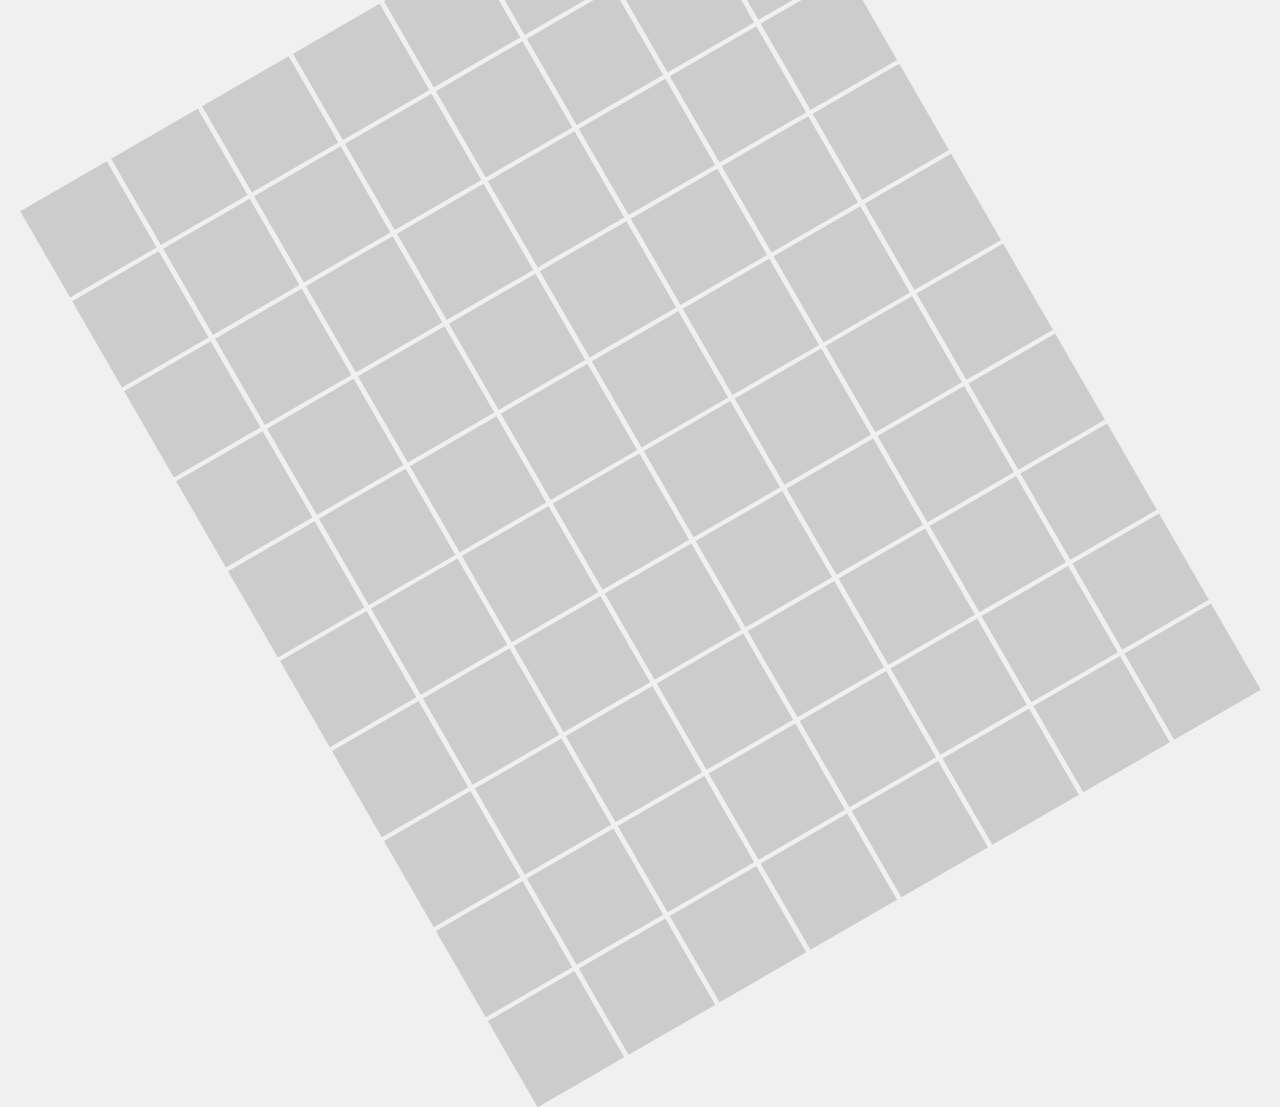
<file: example/index.html>
<!DOCTYPE html>
<html lang="en">
<head>
    <meta charset="UTF-8">
    <meta name="viewport" content="width=device-width, initial-scale=1.0">
    <title>Hexagon Game</title>
    <link rel="stylesheet" href="styles.css">
</head>
<body>
    <div class="hex-grid" id="hexGrid"></div>
    <script src="script.js"></script>
</body>
</html>
</file>
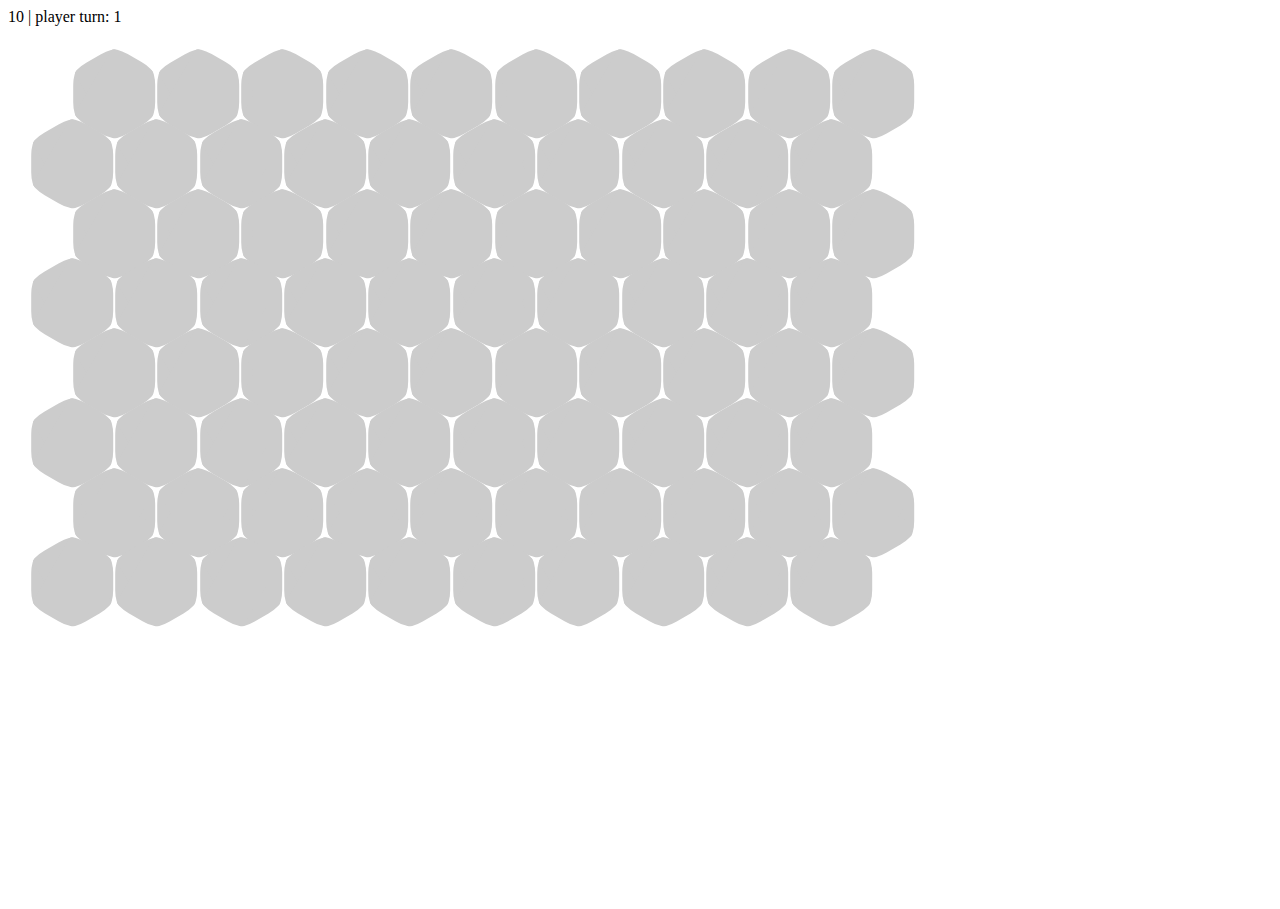
<file: example2/index.html>
<html>
    <head>
        <script src="https://ajax.googleapis.com/ajax/libs/jquery/3.7.1/jquery.min.js"></script>
        <link rel="stylesheet" href="styles.css">
    </head>
    <body>
        <span id="current-value"></span>
        <span id="current-player"></span>
        <div id="board">
        </div>
        <script src="script.js"></script>
    </body>

    
</html>
</file>
<file: example/styles.css>
body {
    display: flex;
    justify-content: center;
    align-items: center;
    height: 100vh;
    margin: 0;
    background-color: #f0f0f0;
}

.hex-grid {
    display: grid;
    grid-template-columns: repeat(8, 1fr);
    grid-gap: 5px;
    transform: rotate(-30deg) scaleY(0.866);
}

.hex {
    width: 100px;
    height: 115px;
    background-color: #ccc;
    position: relative;
    text-align: center;
    line-height: 115px;
    font-size: 20px;
    color: #fff;
    cursor: pointer;
}

.hex:after {
    content: "";
    position: absolute;
    top: 0;
    left: 0;
    width: 0;
    height: 0;
    border-left: 50px solid transparent;
    border-right: 50px solid transparent;
    border-bottom: 57.5px solid #ccc;
}
</file>
<file: example2/styles.css>
/* --------------------------------- */
* {
    -moz-box-sizing: border-box;
    -webkit-box-sizing: border-box;
    box-sizing: border-box;
  }
  
  #board {
    margin: 35px 0;
  }
  
  /* .container {
    width: 100%;
    line-height: 1.3;
    background: light-grey;
    content: 'OKOKO';
  } */
  
  ol.even {
    width: 90%;
    position: relative;
    left: 2.6087em;
    margin-top: -1.5em;
  }
  
  ol.odd {
    width: 90%;
    position: relative;
    margin-top: -3.75em;
    margin-bottom: -2.73em;
  }
  
  .hex {
    position: relative;
    margin: 1em auto;
    width: 3em;
    height: 5.1em;
    border-radius: 1em/.3em;
    background: #ccc;
    transform: rotate(-90deg);
    display: inline-block;
    margin-right: 2.27273em;
    transition: all 250ms ease-in-out;
  }
  
  .hex:before, .hex:after {
    position: absolute;
    width: inherit;
    height: inherit;
    border-radius: inherit;
    background: inherit;
    content: '';
  }
  
  .hex:before {
    transform: rotate(60deg);
  }
  
  .hex:after {
    transform: rotate(-60deg);
  }
  
  .hex:hover {
    background: #F58787;
    cursor: pointer;
  }
  
  .hex.beard {
    background: #FF00FF;
  }

  .hex.player1 {
    background: #FF0000;
  }

  .hex.player2 {
    background: #0000FF;
  }

  .hex.sibling {
    background: #AA0000;
  }

  .text{
    position: absolute;
  z-index: 1000;
  transform: rotate(90deg);
  margin-top: 30px;
  margin-left: 10px;
}
</file>
